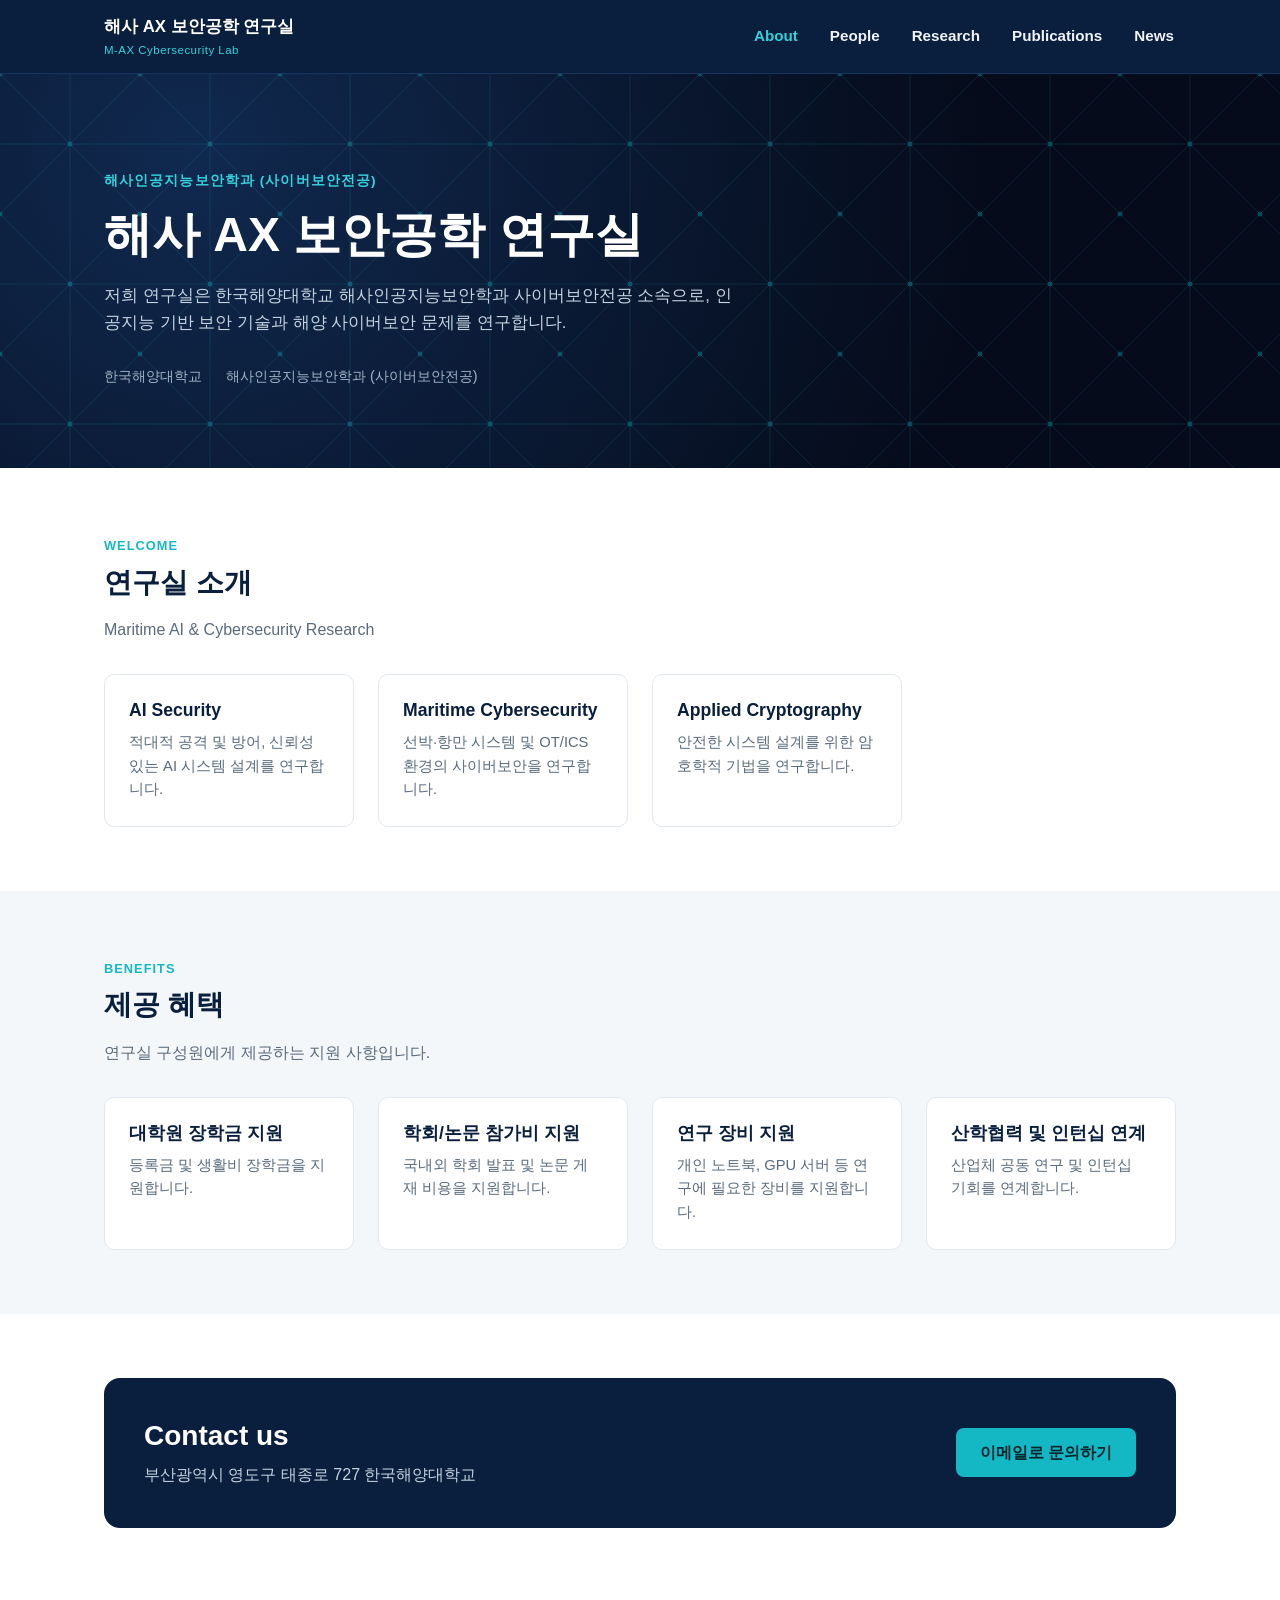
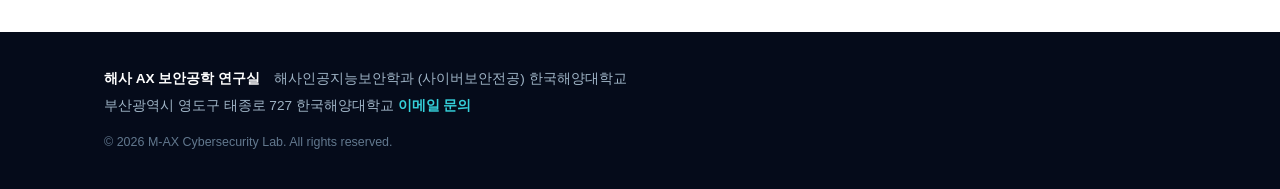
<file: index.html>
<!DOCTYPE html>
<html lang="ko">
<head>
<meta charset="UTF-8">
<meta name="viewport" content="width=device-width, initial-scale=1.0">
<title>{{labNameKo}} | 한국해양대학교 해사인공지능보안학과</title>
<link rel="stylesheet" href="/assets/css/style.css">
</head>
<body>

<div id="site-header"></div>

<section class="hero" id="welcome">
  <div class="container">
    <div class="hero-eyebrow" data-site-field="department">해사인공지능보안학과 (사이버보안전공)</div>
    <h1 data-site-field="labNameKo">해사 AX 보안공학 연구실</h1>
    <p data-site-field="welcomeMessage">저희 연구실을 소개합니다.</p>
    <div class="hero-meta">
      <span data-site-field="university">한국해양대학교</span>
      <span data-site-field="department">해사인공지능보안학과 (사이버보안전공)</span>
    </div>
  </div>
</section>

<section class="section">
  <div class="container">
    <div class="section-eyebrow" data-site-field="welcomeEyebrow">Welcome</div>
    <h2 class="section-title" data-site-field="welcomeTitle">연구실 소개</h2>
    <p class="section-desc" data-site-field="tagline">Maritime AI & Cybersecurity Research</p>
    <div class="card-grid" id="welcome-cards-mount"></div>
  </div>
</section>

<section class="section section-alt" id="benefits">
  <div class="container">
    <div class="section-eyebrow" data-site-field="benefitsEyebrow">Benefits</div>
    <h2 class="section-title" data-site-field="benefitsTitle">제공 혜택</h2>
    <p class="section-desc" data-site-field="benefitsDesc">연구실 구성원에게 제공하는 지원 사항입니다.</p>
    <div class="card-grid" id="benefits-mount"></div>
  </div>
</section>

<section class="section" id="contact">
  <div class="container">
    <div class="contact-box">
      <div>
        <h2 class="section-title" style="color:#fff;" data-site-field="contactTitle">Contact us</h2>
        <p data-site-field="address">주소가 표시됩니다.</p>
      </div>
      <a class="btn" href="#" data-site-mailto data-site-field="contactButtonLabel">이메일로 문의하기</a>
    </div>
  </div>
</section>

<div id="site-footer"></div>

<script src="/assets/js/main.js" defer></script>
<script src="/assets/js/content.js" defer></script>
</body>
</html>
</file>
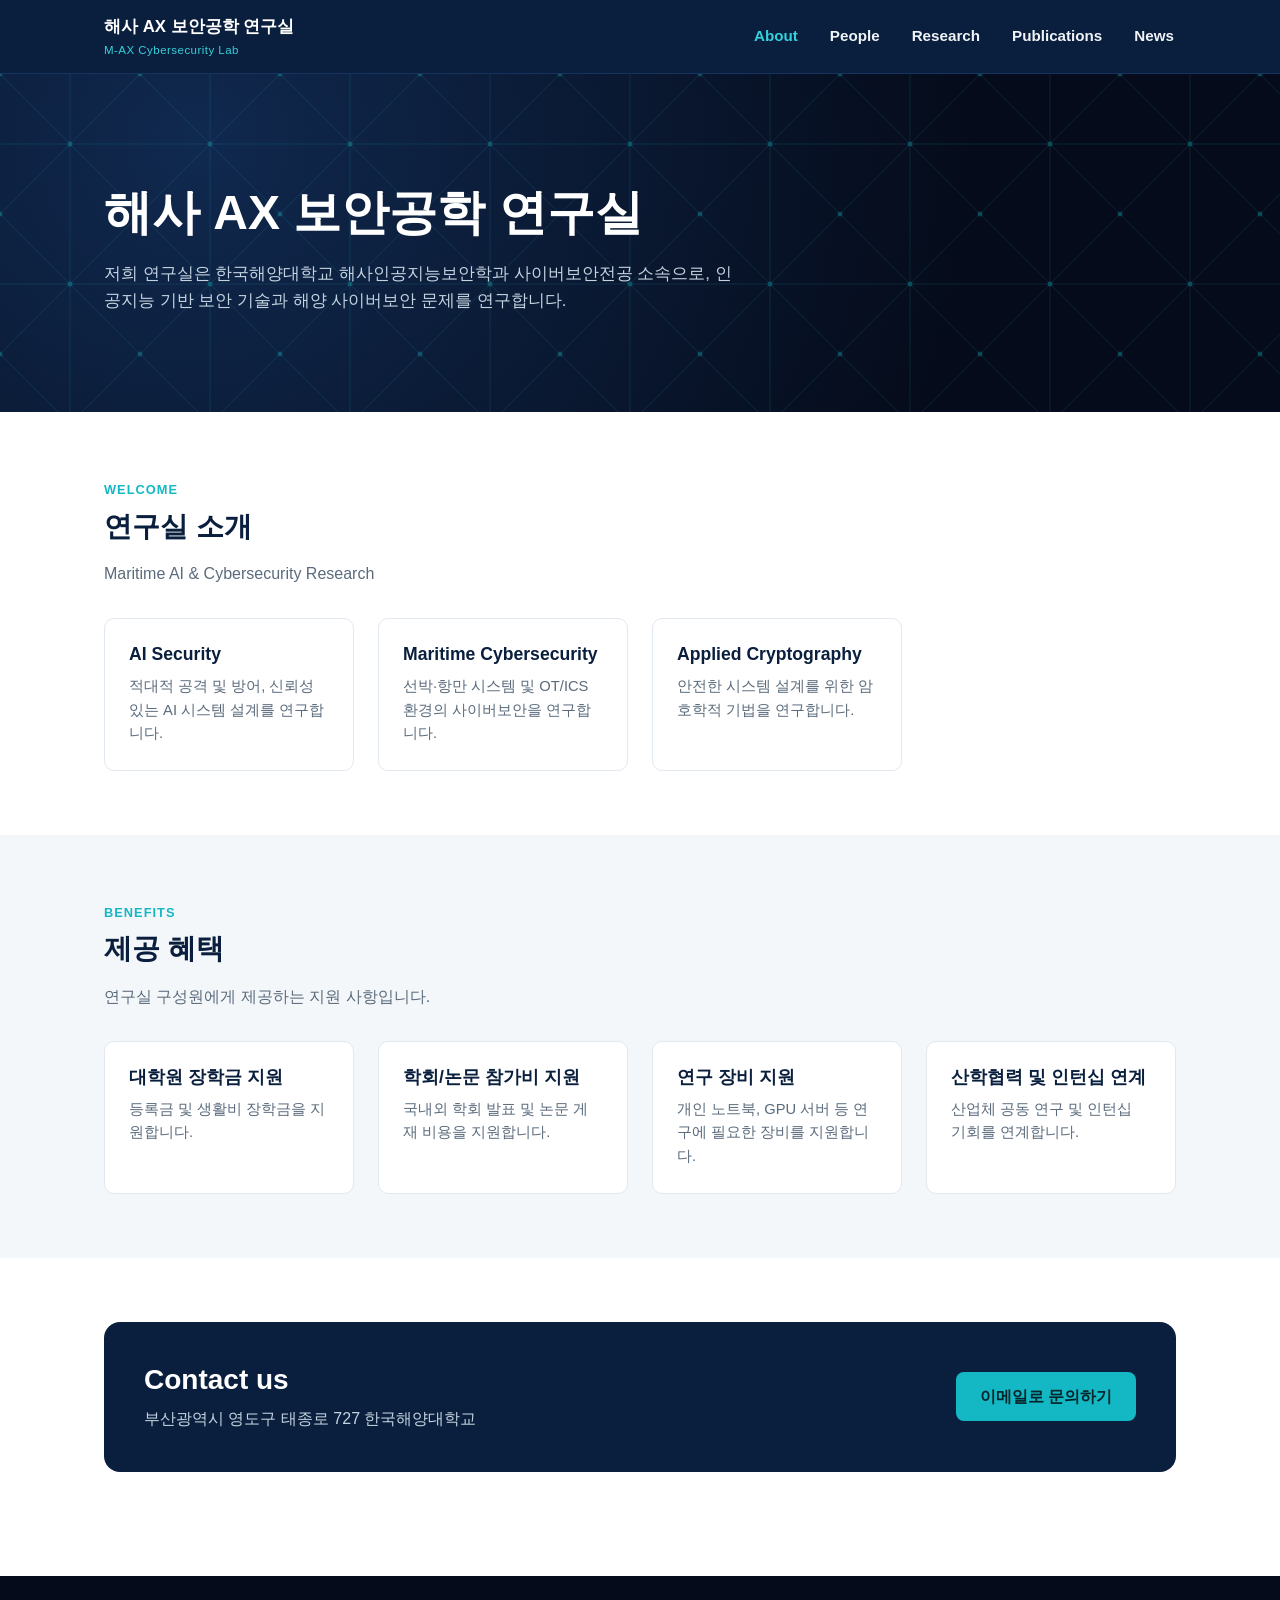
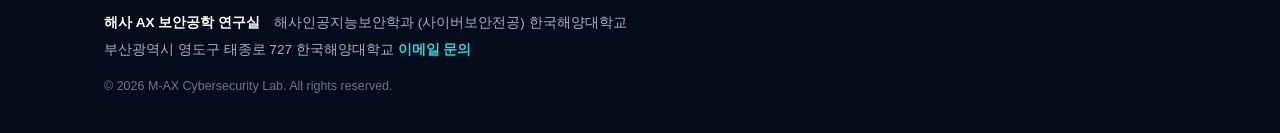
<file: docs/index.html>
<!DOCTYPE html>
<html lang="ko">
<head>
<meta charset="UTF-8">
<meta name="viewport" content="width=device-width, initial-scale=1.0">
<link rel="stylesheet" href="/assets/css/style.css">
</head>
<body>

<div id="site-header"></div>

<section class="hero" id="welcome">
  <div class="container">
    <h1 data-site-field="labNameKo">해사 AX 보안공학 연구실</h1>
    <p data-site-field="welcomeMessage">우리 연구실을 소개합니다.</p>
    <p class="hero-en" data-site-field="welcomeMessageEn"></p>
  </div>
</section>

<section class="section">
  <div class="container">
    <div class="section-eyebrow" data-site-field="welcomeEyebrow">Welcome</div>
    <h2 class="section-title" data-site-field="welcomeTitle">연구실 소개</h2>
    <p class="section-desc" data-site-field="tagline">Maritime AI & Cybersecurity Research</p>
    <div class="card-grid" id="welcome-cards-mount"></div>
  </div>
</section>

<section class="section section-alt" id="benefits">
  <div class="container">
    <div class="section-eyebrow" data-site-field="benefitsEyebrow">Benefits</div>
    <h2 class="section-title" data-site-field="benefitsTitle">제공 혜택</h2>
    <p class="section-desc" data-site-field="benefitsDesc">연구실 구성원에게 제공하는 지원 사항입니다.</p>
    <div class="card-grid" id="benefits-mount"></div>
  </div>
</section>

<section class="section" id="contact">
  <div class="container">
    <div class="contact-box">
      <div>
        <h2 class="section-title" style="color:#fff;" data-site-field="contactTitle">Contact us</h2>
        <p data-site-field="address">주소가 표시됩니다.</p>
      </div>
      <a class="btn" href="#" data-site-mailto data-site-field="contactButtonLabel">이메일로 문의하기</a>
    </div>
  </div>
</section>

<div id="site-footer"></div>

<div class="detail-modal" id="detailModal" aria-hidden="true">
  <div class="detail-modal-backdrop" data-modal-close></div>
  <div class="detail-modal-panel">
    <button class="detail-modal-close" data-modal-close aria-label="닫기">&times;</button>
    <img id="detailModalImage" alt="">
    <h3 id="detailModalTitle"></h3>
    <p class="pub-meta" id="detailModalMeta"></p>
    <button type="button" class="lang-toggle modal-lang-toggle" id="modalLangToggle" data-lang="ko" hidden>English</button>
    <div id="detailModalBody"></div>
  </div>
</div>

<script src="/assets/js/main.js" defer></script>
<script src="/assets/js/content.js" defer></script>
</body>
</html>
</file>
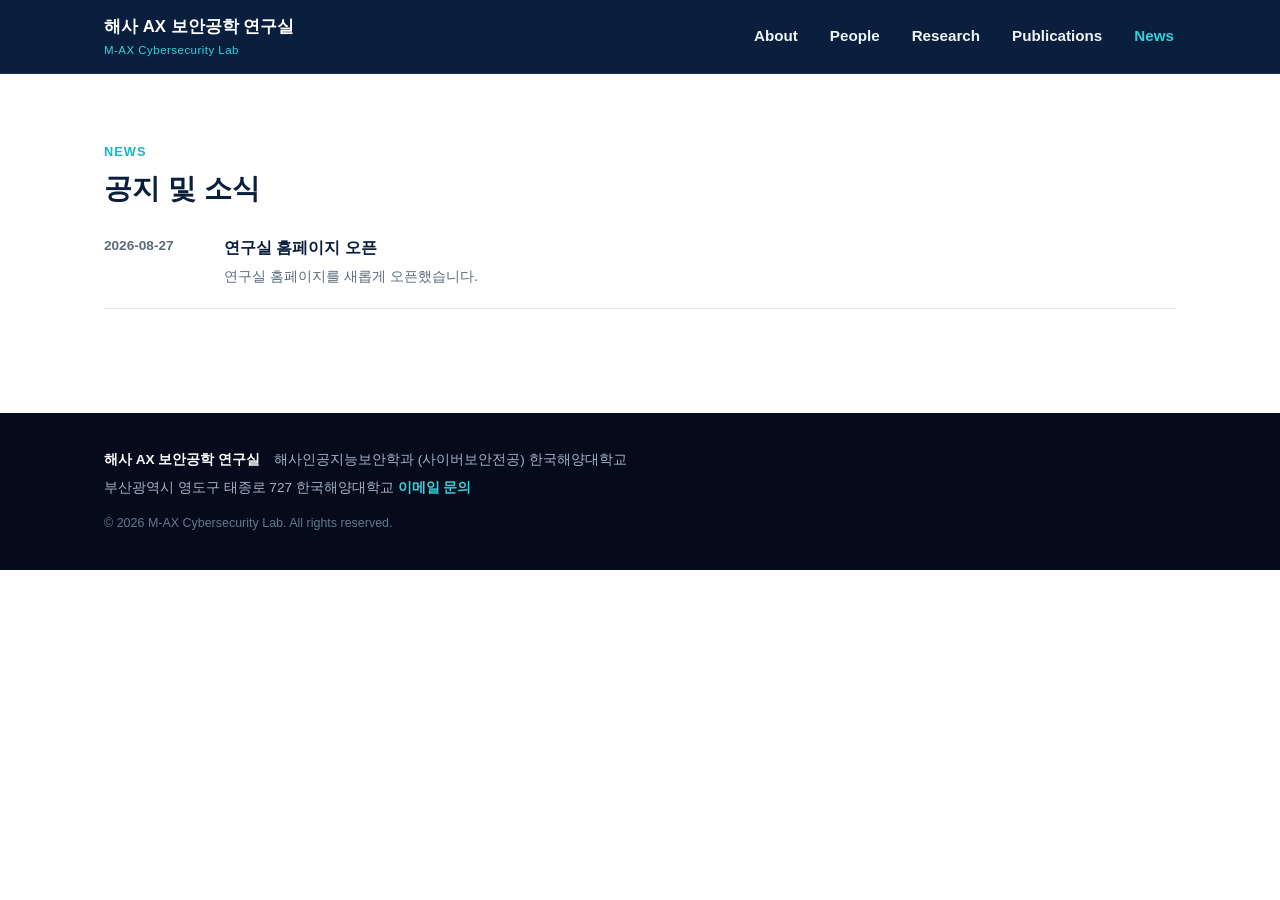
<file: news.html>
<!DOCTYPE html>
<html lang="ko">
<head>
<meta charset="UTF-8">
<meta name="viewport" content="width=device-width, initial-scale=1.0">
<title>News | {{labNameKo}}</title>
<link rel="stylesheet" href="/assets/css/style.css">
</head>
<body>

<div id="site-header"></div>

<section class="section">
  <div class="container">
    <div class="section-eyebrow" data-site-field="newsEyebrow">News</div>
    <h2 class="section-title" data-site-field="newsTitle">공지 및 소식</h2>
    <div id="news-mount"></div>
  </div>
</section>

<div id="site-footer"></div>

<script src="/assets/js/main.js" defer></script>
<script src="/assets/js/content.js" defer></script>
</body>
</html>
</file>
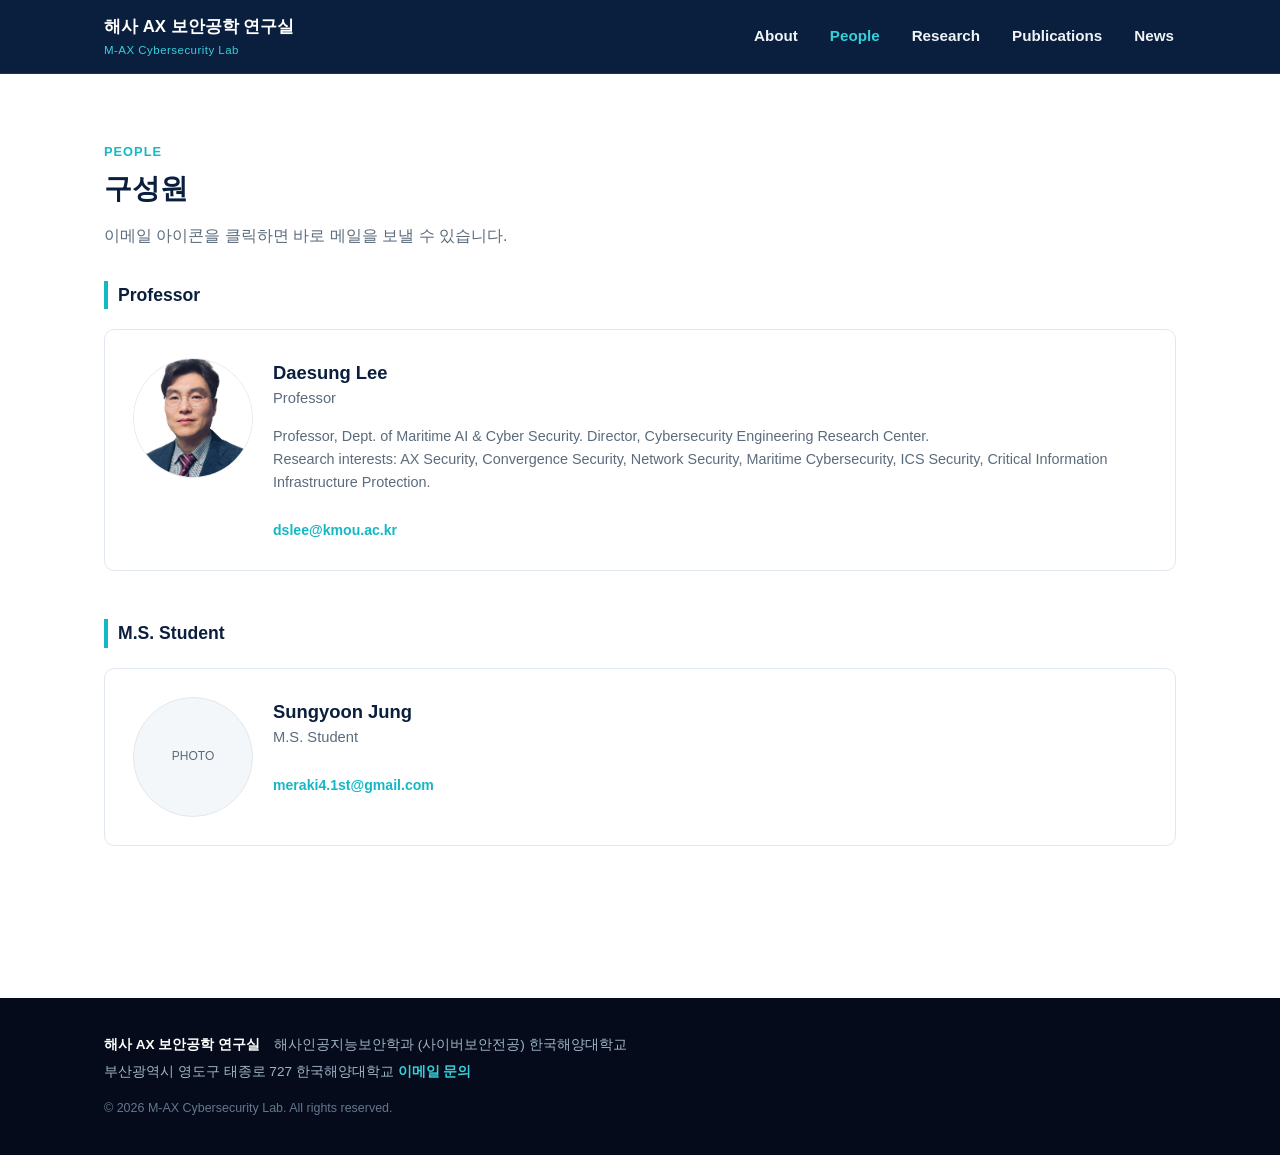
<file: people.html>
<!DOCTYPE html>
<html lang="ko">
<head>
<meta charset="UTF-8">
<meta name="viewport" content="width=device-width, initial-scale=1.0">
<title>People | {{labNameKo}}</title>
<link rel="stylesheet" href="/assets/css/style.css">
</head>
<body>

<div id="site-header"></div>

<section class="section">
  <div class="container">
    <div class="section-eyebrow" data-site-field="peopleEyebrow">People</div>
    <h2 class="section-title" data-site-field="peopleTitle">구성원</h2>
    <p class="section-desc" data-site-field="peopleDesc">이메일 아이콘을 클릭하면 바로 메일을 보낼 수 있습니다.</p>
    <div id="people-mount"></div>
  </div>
</section>

<div id="site-footer"></div>

<div class="detail-modal" id="detailModal" aria-hidden="true">
  <div class="detail-modal-backdrop" data-modal-close></div>
  <div class="detail-modal-panel">
    <button class="detail-modal-close" data-modal-close aria-label="닫기">&times;</button>
    <img id="detailModalImage" alt="">
    <h3 id="detailModalTitle"></h3>
    <p class="pub-meta" id="detailModalMeta"></p>
    <div id="detailModalBody"></div>
  </div>
</div>

<script src="/assets/js/main.js" defer></script>
<script src="/assets/js/content.js" defer></script>
</body>
</html>
</file>
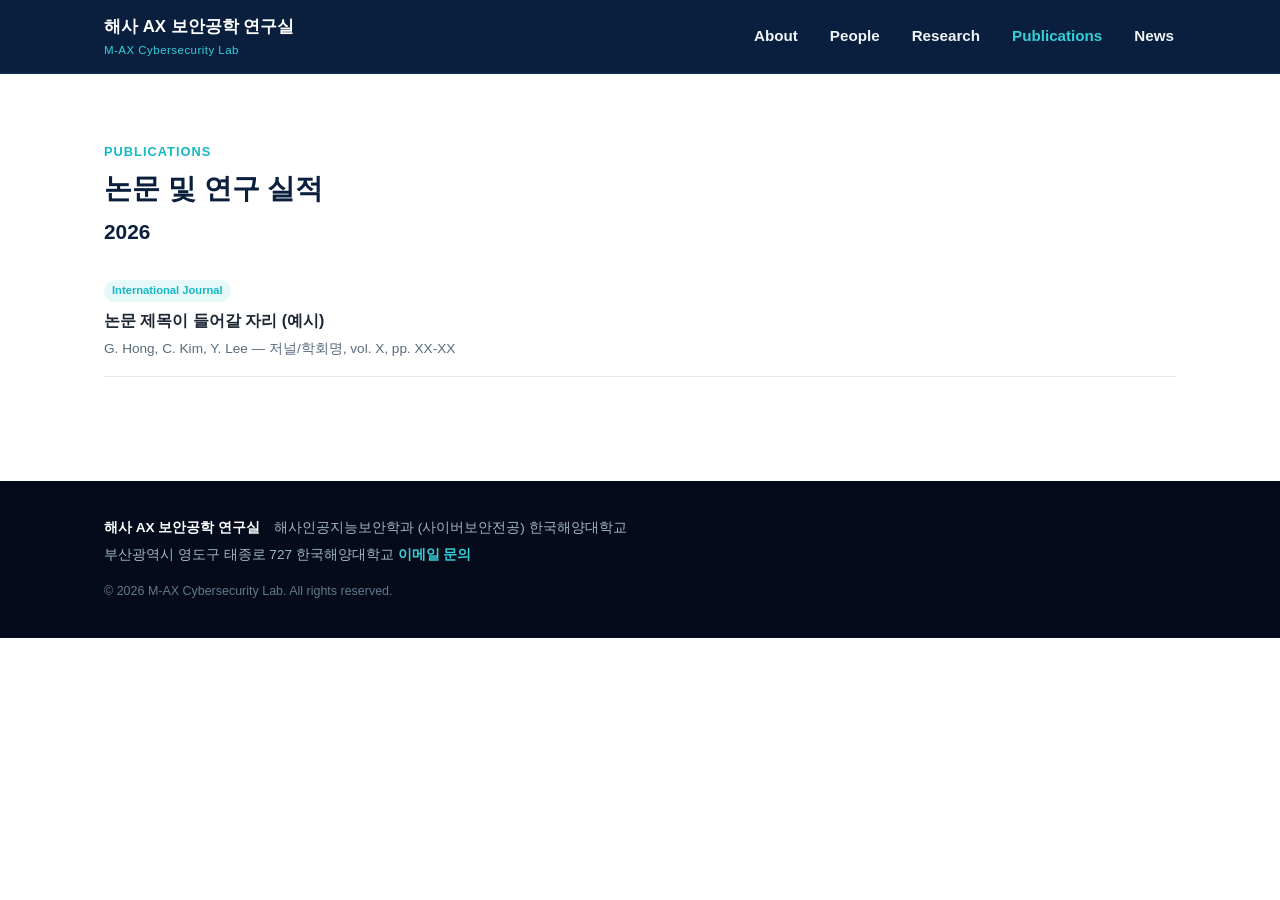
<file: publications.html>
<!DOCTYPE html>
<html lang="ko">
<head>
<meta charset="UTF-8">
<meta name="viewport" content="width=device-width, initial-scale=1.0">
<title>Publications | {{labNameKo}}</title>
<link rel="stylesheet" href="/assets/css/style.css">
</head>
<body>

<div id="site-header"></div>

<section class="section">
  <div class="container">
    <div class="section-eyebrow" data-site-field="publicationsEyebrow">Publications</div>
    <h2 class="section-title" data-site-field="publicationsTitle">논문 및 연구 실적</h2>
    <div id="publications-mount"></div>
  </div>
</section>

<div id="site-footer"></div>

<script src="/assets/js/main.js" defer></script>
<script src="/assets/js/content.js" defer></script>
</body>
</html>
</file>
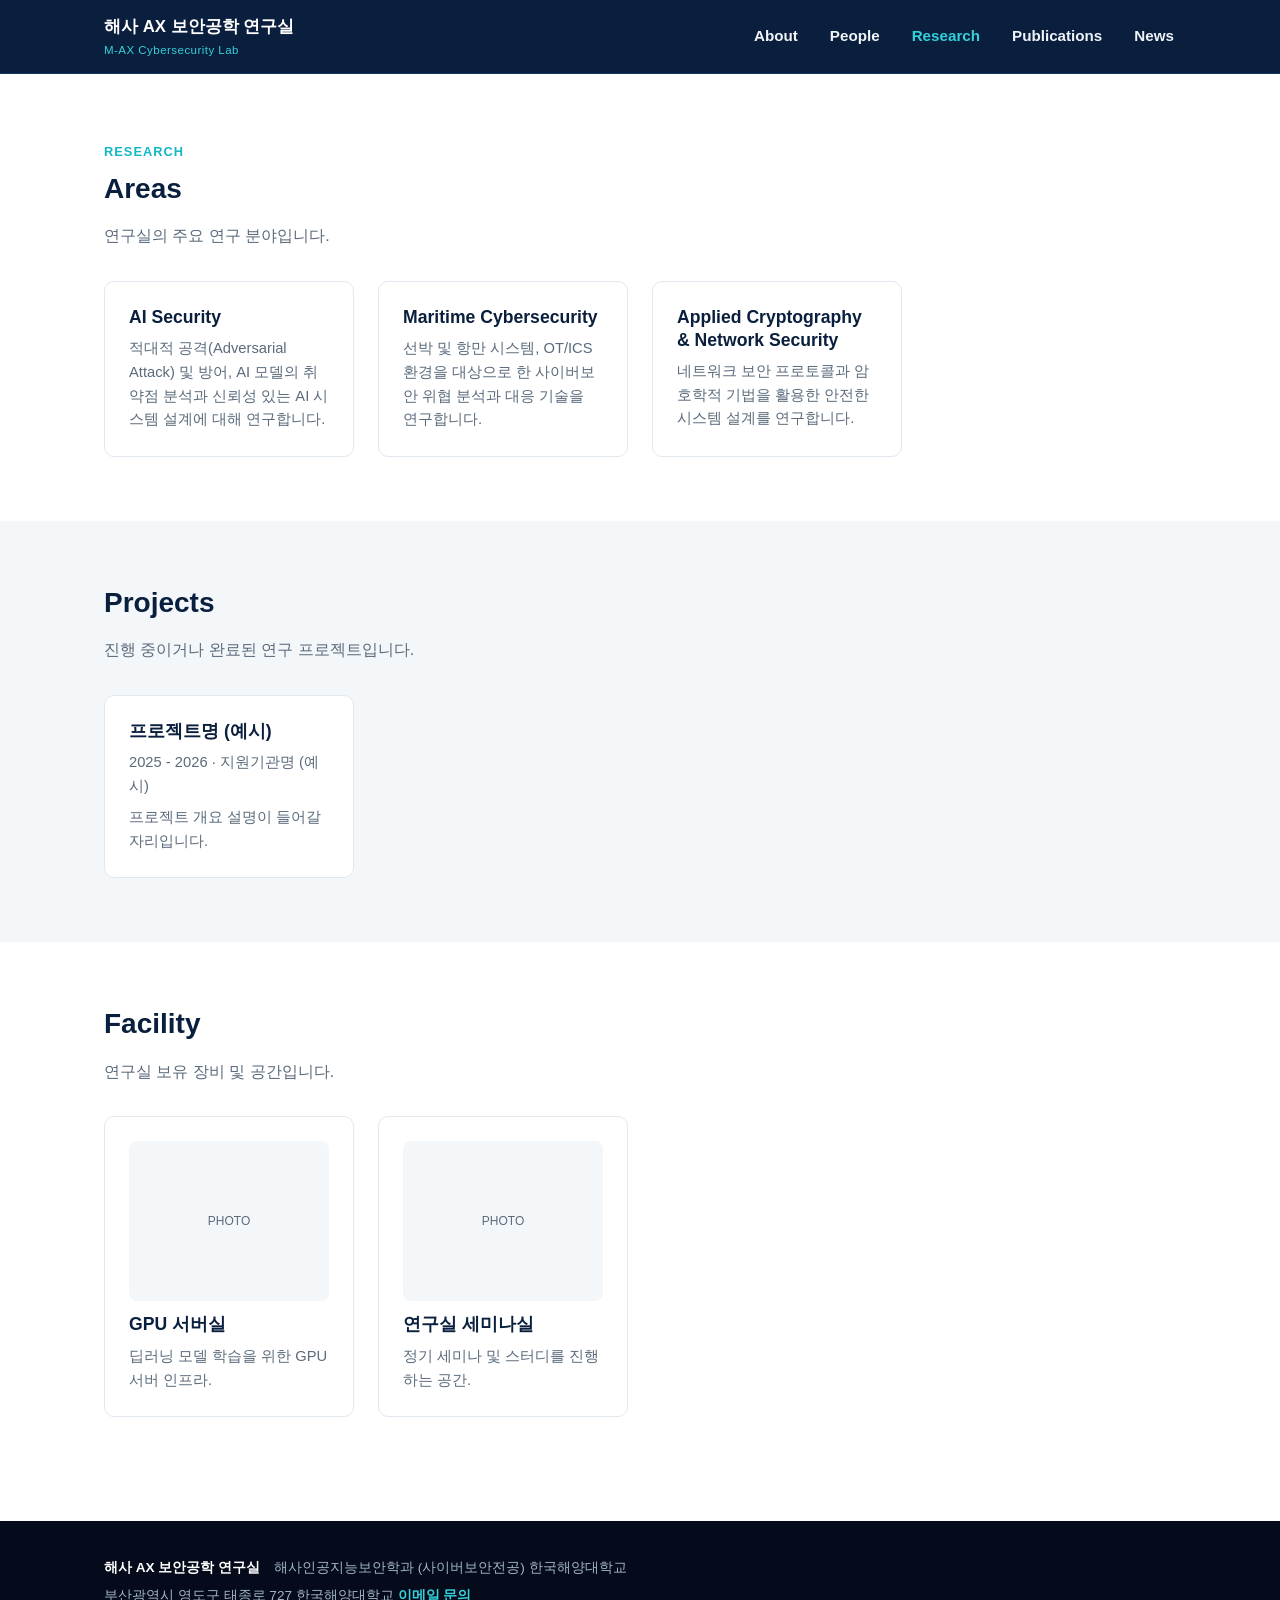
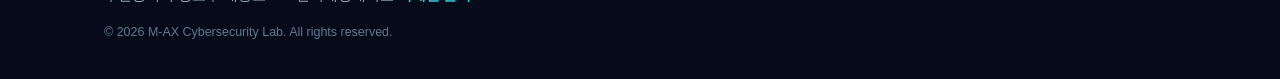
<file: research.html>
<!DOCTYPE html>
<html lang="ko">
<head>
<meta charset="UTF-8">
<meta name="viewport" content="width=device-width, initial-scale=1.0">
<title>Research | {{labNameKo}}</title>
<link rel="stylesheet" href="/assets/css/style.css">
</head>
<body>

<div id="site-header"></div>

<section class="section" id="areas">
  <div class="container">
    <div class="section-eyebrow" data-site-field="researchEyebrow">Research</div>
    <h2 class="section-title" data-site-field="areasTitle">Areas</h2>
    <p class="section-desc" data-site-field="areasDesc">연구실의 주요 연구 분야입니다.</p>
    <div class="card-grid" id="areas-mount"></div>
  </div>
</section>

<section class="section section-alt" id="projects">
  <div class="container">
    <h2 class="section-title" data-site-field="projectsTitle">Projects</h2>
    <p class="section-desc" data-site-field="projectsDesc">진행 중이거나 완료된 연구 프로젝트입니다.</p>
    <div class="card-grid" id="projects-mount"></div>
  </div>
</section>

<section class="section" id="facility">
  <div class="container">
    <h2 class="section-title" data-site-field="facilityTitle">Facility</h2>
    <p class="section-desc" data-site-field="facilityDesc">연구실 보유 장비 및 공간입니다.</p>
    <div class="card-grid" id="facility-mount"></div>
  </div>
</section>

<div id="site-footer"></div>

<div class="detail-modal" id="detailModal" aria-hidden="true">
  <div class="detail-modal-backdrop" data-modal-close></div>
  <div class="detail-modal-panel">
    <button class="detail-modal-close" data-modal-close aria-label="닫기">&times;</button>
    <img id="detailModalImage" alt="">
    <h3 id="detailModalTitle"></h3>
    <p class="pub-meta" id="detailModalMeta"></p>
    <div id="detailModalBody"></div>
  </div>
</div>

<script src="/assets/js/main.js" defer></script>
<script src="/assets/js/content.js" defer></script>
</body>
</html>
</file>
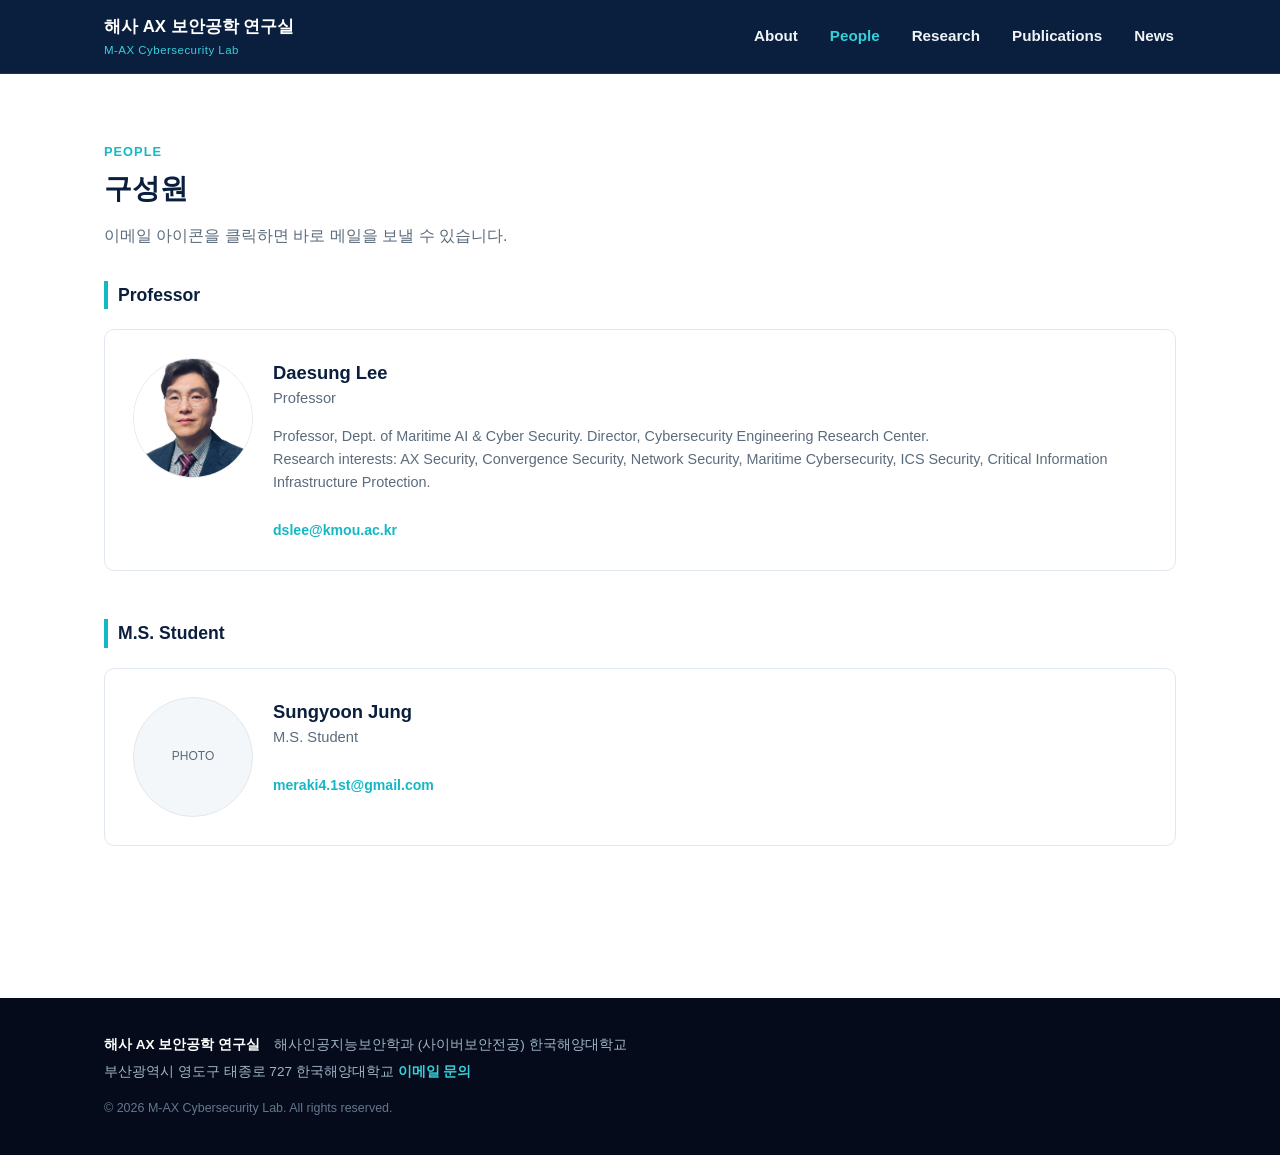
<file: docs/people.html>
<!DOCTYPE html>
<html lang="ko">
<head>
<meta charset="UTF-8">
<meta name="viewport" content="width=device-width, initial-scale=1.0">
<title>People | {{labNameKo}}</title>
<link rel="stylesheet" href="/assets/css/style.css">
</head>
<body>

<div id="site-header"></div>

<section class="section">
  <div class="container">
    <div class="section-eyebrow" data-site-field="peopleEyebrow">People</div>
    <h2 class="section-title" data-site-field="peopleTitle">구성원</h2>
    <p class="section-desc" data-site-field="peopleDesc">이메일 아이콘을 클릭하면 바로 메일을 보낼 수 있습니다.</p>
    <div id="people-mount"></div>
  </div>
</section>

<div id="site-footer"></div>

<div class="detail-modal" id="detailModal" aria-hidden="true">
  <div class="detail-modal-backdrop" data-modal-close></div>
  <div class="detail-modal-panel">
    <button class="detail-modal-close" data-modal-close aria-label="닫기">&times;</button>
    <img id="detailModalImage" alt="">
    <h3 id="detailModalTitle"></h3>
    <p class="pub-meta" id="detailModalMeta"></p>
    <button type="button" class="lang-toggle modal-lang-toggle" id="modalLangToggle" data-lang="ko" hidden>English</button>
    <div id="detailModalBody"></div>
  </div>
</div>

<script src="/assets/js/main.js" defer></script>
<script src="/assets/js/content.js" defer></script>
</body>
</html>
</file>
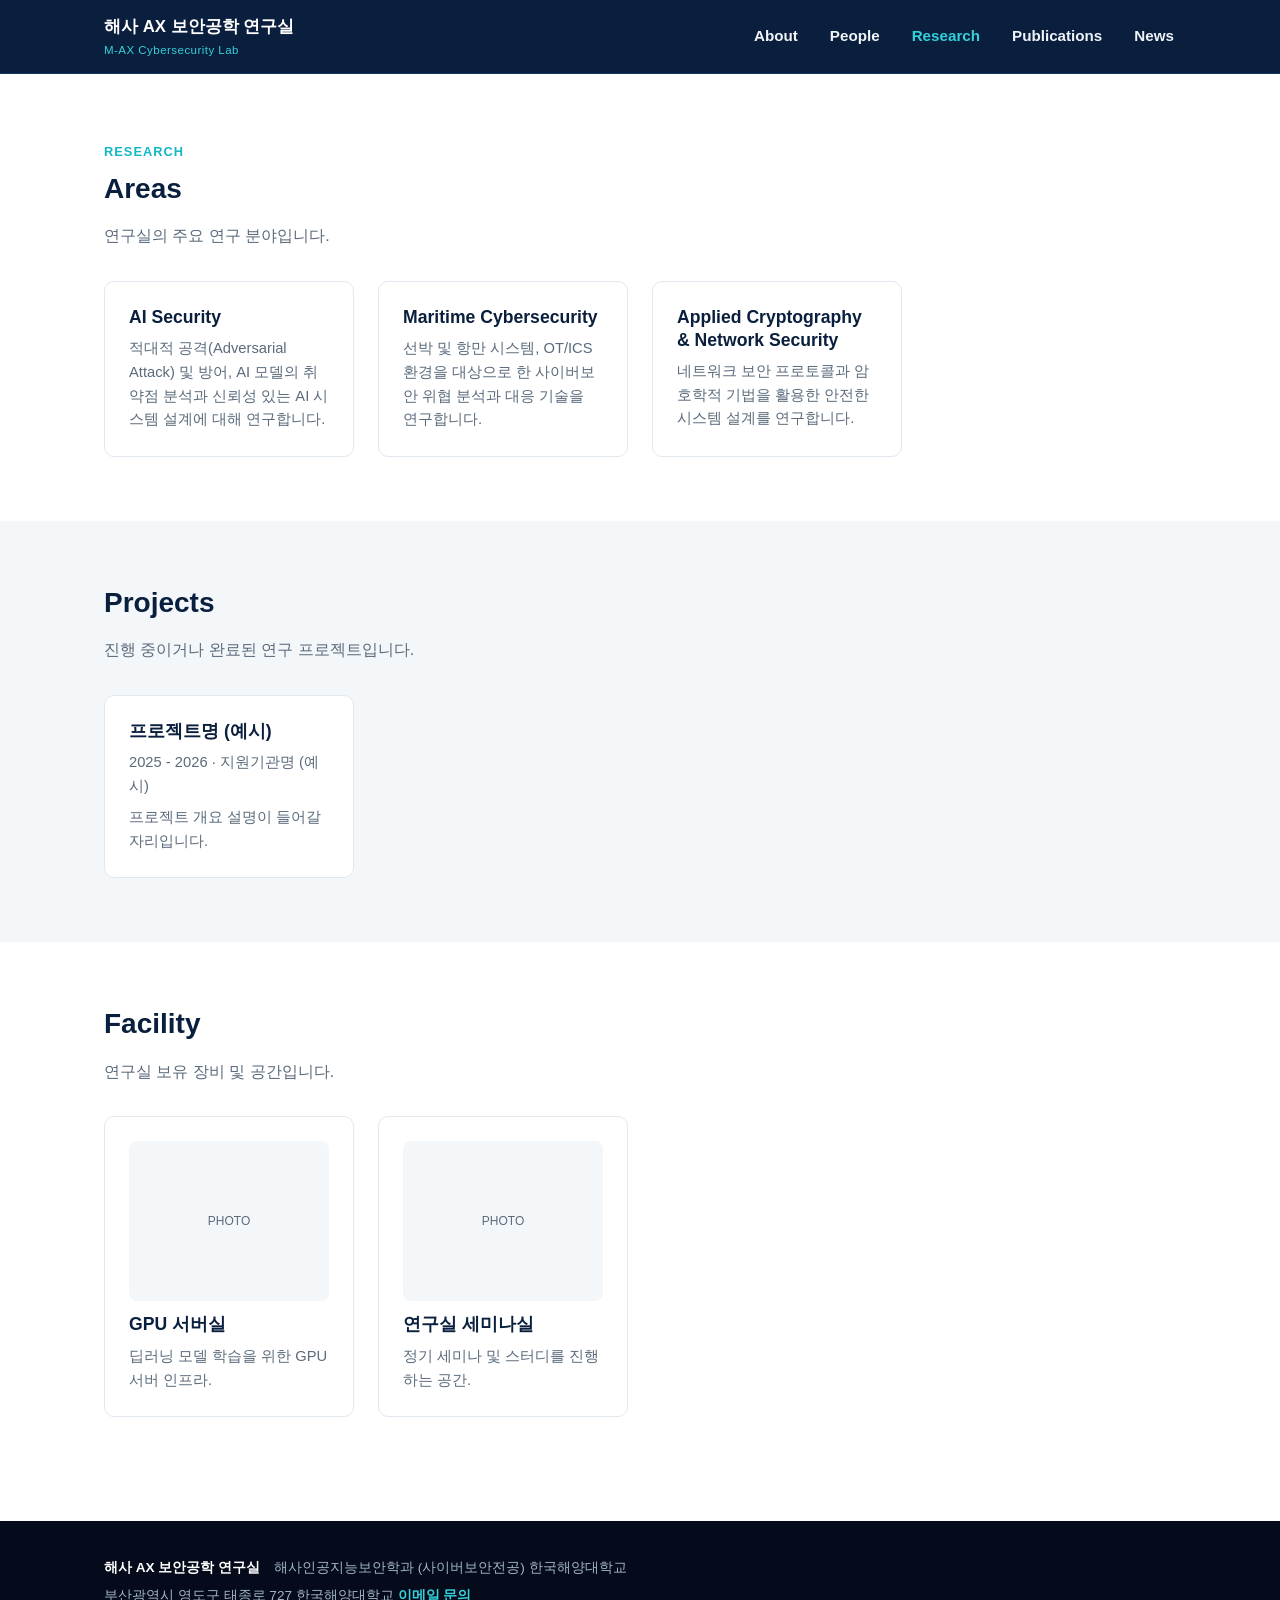
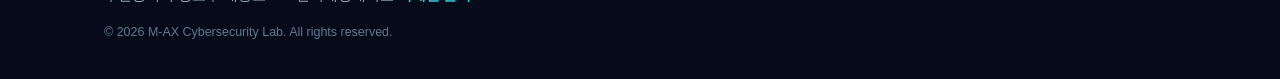
<file: docs/research.html>
<!DOCTYPE html>
<html lang="ko">
<head>
<meta charset="UTF-8">
<meta name="viewport" content="width=device-width, initial-scale=1.0">
<title>Research | {{labNameKo}}</title>
<link rel="stylesheet" href="/assets/css/style.css">
</head>
<body>

<div id="site-header"></div>

<section class="section" id="areas">
  <div class="container">
    <div class="section-eyebrow" data-site-field="researchEyebrow">Research</div>
    <h2 class="section-title" data-site-field="areasTitle">Areas</h2>
    <p class="section-desc" data-site-field="areasDesc">연구실의 주요 연구 분야입니다.</p>
    <div class="card-grid" id="areas-mount"></div>
  </div>
</section>

<section class="section section-alt" id="projects">
  <div class="container">
    <h2 class="section-title" data-site-field="projectsTitle">Projects</h2>
    <p class="section-desc" data-site-field="projectsDesc">진행 중이거나 완료된 연구 프로젝트입니다.</p>
    <div class="card-grid" id="projects-mount"></div>
  </div>
</section>

<section class="section" id="facility">
  <div class="container">
    <h2 class="section-title" data-site-field="facilityTitle">Facility</h2>
    <p class="section-desc" data-site-field="facilityDesc">연구실 보유 장비 및 공간입니다.</p>
    <div class="card-grid" id="facility-mount"></div>
  </div>
</section>

<div id="site-footer"></div>

<div class="detail-modal" id="detailModal" aria-hidden="true">
  <div class="detail-modal-backdrop" data-modal-close></div>
  <div class="detail-modal-panel">
    <button class="detail-modal-close" data-modal-close aria-label="닫기">&times;</button>
    <img id="detailModalImage" alt="">
    <h3 id="detailModalTitle"></h3>
    <p class="pub-meta" id="detailModalMeta"></p>
    <button type="button" class="lang-toggle modal-lang-toggle" id="modalLangToggle" data-lang="ko" hidden>English</button>
    <div id="detailModalBody"></div>
  </div>
</div>

<script src="/assets/js/main.js" defer></script>
<script src="/assets/js/content.js" defer></script>
</body>
</html>
</file>
<file: assets/css/style.css>
/* ===== Design tokens ===== */
:root {
  --color-navy-950: #050b1a;
  --color-navy-900: #0a1f3d;
  --color-navy-800: #10294f;
  --color-navy-700: #17335f;
  --color-cyan-500: #14b8c4;
  --color-cyan-400: #35d0da;
  --color-text: #1c2733;
  --color-text-muted: #5b6b7c;
  --color-bg: #ffffff;
  --color-bg-alt: #f4f7fa;
  --color-border: #e2e8ef;
  --max-width: 1120px;
  --radius: 10px;
  --font-sans: "Pretendard", -apple-system, BlinkMacSystemFont, "Apple SD Gothic Neo",
    "Malgun Gothic", "Segoe UI", Roboto, sans-serif;
}

* { box-sizing: border-box; }
html { scroll-behavior: smooth; }
body {
  margin: 0;
  font-family: var(--font-sans);
  color: var(--color-text);
  background: var(--color-bg);
  line-height: 1.6;
}
img { max-width: 100%; display: block; }
a { color: inherit; text-decoration: none; }
ul { list-style: none; margin: 0; padding: 0; }
h1, h2, h3, h4 { line-height: 1.3; margin: 0 0 0.5em; }
.container {
  max-width: var(--max-width);
  margin: 0 auto;
  padding: 0 24px;
}
.section { padding: 64px 0; }
.section-alt { background: var(--color-bg-alt); }
.section-title {
  font-size: 1.75rem;
  font-weight: 700;
  margin-bottom: 8px;
  color: var(--color-navy-900);
}
.section-eyebrow {
  display: inline-block;
  font-size: 0.8rem;
  font-weight: 700;
  letter-spacing: 0.08em;
  text-transform: uppercase;
  color: var(--color-cyan-500);
  margin-bottom: 8px;
}
.section-desc {
  color: var(--color-text-muted);
  max-width: 720px;
  margin-bottom: 32px;
}

/* ===== Header / Nav ===== */
.site-header {
  position: sticky;
  top: 0;
  z-index: 100;
  background: var(--color-navy-900);
  border-bottom: 1px solid var(--color-navy-700);
}
.header-inner {
  max-width: var(--max-width);
  margin: 0 auto;
  padding: 14px 24px;
  display: flex;
  align-items: center;
  justify-content: space-between;
}
.brand {
  display: flex;
  flex-direction: column;
  color: #fff;
}
.brand-ko { font-weight: 700; font-size: 1.05rem; }
.brand-en { font-size: 0.72rem; color: var(--color-cyan-400); letter-spacing: 0.04em; }

.main-nav ul {
  display: flex;
  gap: 28px;
}
.main-nav > ul > li {
  position: relative;
}
.main-nav > ul > li > a {
  color: #f0f4f8;
  font-weight: 600;
  font-size: 0.95rem;
  padding: 8px 2px;
  display: inline-block;
}
.main-nav > ul > li > a:hover { color: var(--color-cyan-400); }

.sub-nav {
  position: absolute;
  top: 100%;
  left: 0;
  min-width: 170px;
  background: var(--color-navy-800);
  border: 1px solid var(--color-navy-700);
  border-radius: 8px;
  padding: 6px;
  opacity: 0;
  visibility: hidden;
  transform: translateY(4px);
  transition: all 0.15s ease;
}
.has-sub:hover .sub-nav,
.has-sub:focus-within .sub-nav {
  opacity: 1;
  visibility: visible;
  transform: translateY(0);
}
.sub-nav li a {
  display: block;
  padding: 8px 12px;
  border-radius: 6px;
  color: #dbe6f0;
  font-size: 0.88rem;
}
.sub-nav li a:hover { background: var(--color-navy-700); color: #fff; }

.nav-toggle {
  display: none;
  flex-direction: column;
  gap: 5px;
  background: none;
  border: none;
  cursor: pointer;
  padding: 6px;
}
.nav-toggle span {
  width: 22px;
  height: 2px;
  background: #fff;
  border-radius: 2px;
}

/* ===== Hero ===== */
.hero {
  background-color: var(--color-navy-950);
  background-image:
    url("data:image/svg+xml,%3Csvg xmlns='http://www.w3.org/2000/svg' width='140' height='140'%3E%3Cg stroke='%2314b8c4' stroke-width='1' opacity='0.14'%3E%3Cpath d='M0 70H140M70 0V140M0 0L140 140M140 0L0 140'/%3E%3C/g%3E%3Cg fill='%2314b8c4' opacity='0.3'%3E%3Ccircle cx='0' cy='0' r='2.5'/%3E%3Ccircle cx='70' cy='70' r='2.5'/%3E%3Ccircle cx='140' cy='0' r='2.5'/%3E%3Ccircle cx='0' cy='140' r='2.5'/%3E%3Ccircle cx='140' cy='140' r='2.5'/%3E%3C/g%3E%3C/svg%3E"),
    radial-gradient(circle at 15% 20%, var(--color-navy-800), var(--color-navy-950) 70%);
  background-repeat: repeat, no-repeat;
  background-size: 140px 140px, cover;
  color: #fff;
  padding: 96px 0 80px;
}
.hero-eyebrow {
  color: var(--color-cyan-400);
  font-weight: 700;
  letter-spacing: 0.08em;
  font-size: 0.85rem;
  text-transform: uppercase;
}
.hero h1 {
  font-size: clamp(2rem, 4vw, 3rem);
  margin: 12px 0 16px;
}
.hero p {
  max-width: 640px;
  color: #c4d3e0;
  font-size: 1.05rem;
  white-space: pre-line;
}
.hero-meta {
  margin-top: 28px;
  display: flex;
  gap: 24px;
  flex-wrap: wrap;
  color: #9fb4c6;
  font-size: 0.9rem;
}

/* ===== Cards ===== */
.card-grid {
  display: grid;
  grid-template-columns: repeat(auto-fill, minmax(240px, 1fr));
  gap: 24px;
}
.card {
  background: #fff;
  border: 1px solid var(--color-border);
  border-radius: var(--radius);
  padding: 24px;
  transition: box-shadow 0.15s ease, transform 0.15s ease;
}
.card:hover { box-shadow: 0 8px 24px rgba(10, 31, 61, 0.08); transform: translateY(-2px); }
.card h3 { color: var(--color-navy-900); font-size: 1.1rem; }
.card p { color: var(--color-text-muted); font-size: 0.92rem; margin: 8px 0 0; }
.card-clickable { cursor: pointer; }
.card-thumb {
  width: 100%;
  height: 160px;
  object-fit: cover;
  border-radius: 8px;
  margin-bottom: 12px;
}
.card-thumb-empty {
  display: flex;
  align-items: center;
  justify-content: center;
  background: var(--color-bg-alt);
  color: var(--color-text-muted);
  font-size: 0.75rem;
}

/* ===== Detail modal ===== */
.detail-modal {
  display: none;
  position: fixed;
  inset: 0;
  z-index: 200;
  align-items: center;
  justify-content: center;
  padding: 24px;
}
.detail-modal.open { display: flex; }
.detail-modal-backdrop {
  position: absolute;
  inset: 0;
  background: rgba(5, 11, 26, 0.6);
}
.detail-modal-panel {
  position: relative;
  background: #fff;
  border-radius: 14px;
  padding: 32px;
  max-width: 560px;
  width: 100%;
  max-height: 85vh;
  overflow-y: auto;
}
.detail-modal-panel.wide { max-width: 820px; }
.detail-modal-panel img {
  width: 100%;
  max-height: 280px;
  object-fit: cover;
  border-radius: 10px;
  margin-bottom: 20px;
}
.detail-modal-panel h3 { color: var(--color-navy-900); font-size: 1.3rem; }
.detail-modal-panel #detailModalBody { color: var(--color-text-muted); margin-top: 12px; white-space: pre-line; }
.detail-modal-panel.wide #detailModalBody { white-space: normal; }

.cv-grid {
  display: grid;
  grid-template-columns: repeat(auto-fit, minmax(220px, 1fr));
  gap: 24px 32px;
  margin-top: 4px;
}
.cv-section h4 {
  color: var(--color-navy-900);
  font-size: 0.92rem;
  font-weight: 700;
  margin: 0 0 10px;
  padding-bottom: 6px;
  border-bottom: 1px solid var(--color-border);
}
.cv-section ul { margin: 0; padding-left: 18px; }
.cv-section li {
  font-size: 0.85rem;
  color: var(--color-text-muted);
  margin-bottom: 6px;
  line-height: 1.5;
}
.detail-modal-close {
  position: absolute;
  top: 16px;
  right: 16px;
  background: var(--color-bg-alt);
  border: none;
  width: 32px;
  height: 32px;
  border-radius: 50%;
  font-size: 1.1rem;
  cursor: pointer;
  color: var(--color-text-muted);
}
.detail-modal-close:hover { background: var(--color-border); }

/* ===== People ===== */
.people-role-group { margin-bottom: 48px; }
.people-role-title {
  font-size: 1.1rem;
  font-weight: 700;
  color: var(--color-navy-900);
  border-left: 4px solid var(--color-cyan-500);
  padding-left: 10px;
  margin-bottom: 20px;
}
#people-mount .card-grid { grid-template-columns: 1fr; }
.person-card {
  display: flex;
  gap: 20px;
  background: #fff;
  border: 1px solid var(--color-border);
  border-radius: var(--radius);
  padding: 28px;
}
.person-card.card-clickable:hover {
  box-shadow: 0 8px 24px rgba(10, 31, 61, 0.08);
  transform: translateY(-2px);
}
.person-photo {
  width: 120px;
  height: 120px;
  border-radius: 50%;
  background: var(--color-bg-alt);
  border: 1px solid var(--color-border);
  flex-shrink: 0;
  object-fit: cover;
  display: flex;
  align-items: center;
  justify-content: center;
  color: var(--color-text-muted);
  font-size: 0.75rem;
  overflow: hidden;
}
.person-name { font-weight: 700; font-size: 1.15rem; color: var(--color-navy-900); }
.person-title { font-size: 0.92rem; color: var(--color-text-muted); margin-bottom: 8px; }
.person-bio { font-size: 0.9rem; color: var(--color-text-muted); white-space: pre-line; }
.person-email {
  display: inline-block;
  margin-top: 10px;
  font-size: 0.88rem;
  color: var(--color-cyan-500);
  font-weight: 600;
}
.person-email:hover { text-decoration: underline; }

/* ===== Publications / News ===== */
.pub-year { font-size: 1.3rem; font-weight: 700; color: var(--color-navy-900); margin: 32px 0 12px; }
.pub-year:first-child { margin-top: 0; }
.pub-item {
  padding: 16px 0;
  border-bottom: 1px solid var(--color-border);
}
.pub-type {
  display: inline-block;
  font-size: 0.7rem;
  font-weight: 700;
  color: var(--color-cyan-500);
  background: rgba(20, 184, 196, 0.1);
  padding: 2px 8px;
  border-radius: 100px;
  margin-bottom: 6px;
}
.pub-title { font-weight: 600; }
.pub-meta { font-size: 0.85rem; color: var(--color-text-muted); margin-top: 4px; }

.news-item {
  padding: 20px 0;
  border-bottom: 1px solid var(--color-border);
  display: flex;
  gap: 20px;
}
.news-date {
  flex-shrink: 0;
  width: 100px;
  color: var(--color-text-muted);
  font-size: 0.85rem;
  font-weight: 600;
}
.news-title { font-weight: 700; color: var(--color-navy-900); margin-bottom: 4px; }
.news-content { color: var(--color-text-muted); font-size: 0.9rem; }

/* ===== Contact ===== */
.contact-box {
  background: var(--color-navy-900);
  color: #fff;
  border-radius: 16px;
  padding: 40px;
  display: flex;
  justify-content: space-between;
  align-items: center;
  flex-wrap: wrap;
  gap: 20px;
}
.contact-box p { color: #c4d3e0; margin: 4px 0 0; }
.btn {
  display: inline-block;
  background: var(--color-cyan-500);
  color: #06262b;
  font-weight: 700;
  padding: 12px 24px;
  border-radius: 8px;
  transition: background 0.15s ease;
}
.btn:hover { background: var(--color-cyan-400); }

/* ===== Footer ===== */
.site-footer {
  background: var(--color-navy-950);
  color: #9fb4c6;
  padding: 36px 0;
  margin-top: 40px;
}
.footer-inner {
  max-width: var(--max-width);
  margin: 0 auto;
  padding: 0 24px;
  display: flex;
  flex-direction: column;
  gap: 6px;
  font-size: 0.85rem;
}
.footer-brand strong { color: #fff; margin-right: 10px; }
.footer-contact a { color: var(--color-cyan-400); font-weight: 600; }
.footer-copy { margin-top: 10px; color: #62788e; font-size: 0.78rem; }

/* ===== Responsive ===== */
@media (max-width: 860px) {
  .nav-toggle { display: flex; }
  .main-nav {
    position: absolute;
    top: 100%;
    left: 0;
    right: 0;
    background: var(--color-navy-900);
    border-bottom: 1px solid var(--color-navy-700);
    display: none;
  }
  .main-nav.open { display: block; }
  .main-nav > ul {
    flex-direction: column;
    gap: 0;
    padding: 8px 24px 16px;
  }
  .main-nav > ul > li > a { display: block; padding: 12px 0; }
  .sub-nav {
    position: static;
    opacity: 1;
    visibility: visible;
    transform: none;
    display: none;
    background: transparent;
    border: none;
    padding: 0 0 8px 12px;
  }
  .has-sub.open .sub-nav { display: block; }
  .person-card { flex-direction: column; }
  .contact-box { flex-direction: column; align-items: flex-start; }
}
</file>
